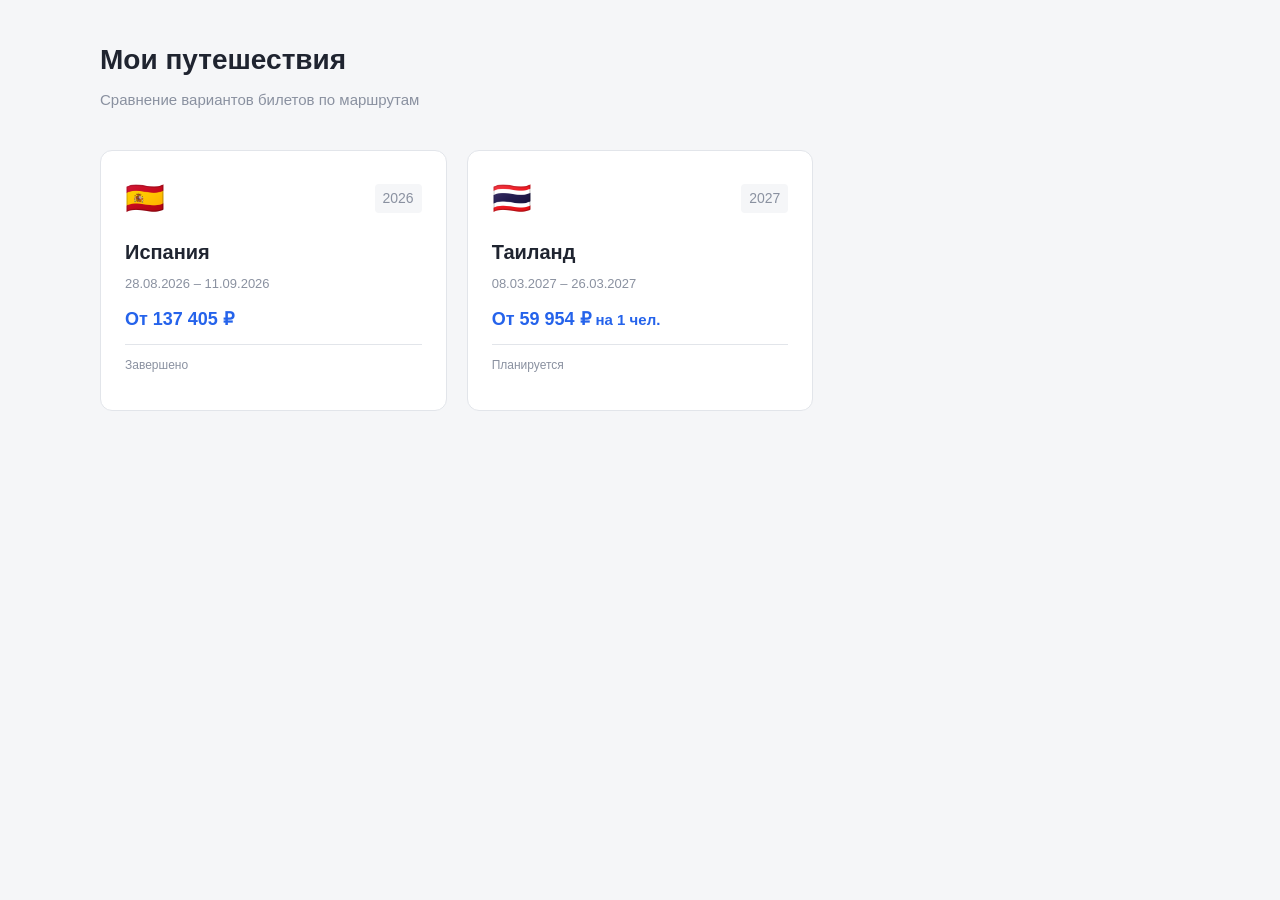
<file: index.html>
<!DOCTYPE html>
<html lang="ru">
<head>
<meta charset="UTF-8">
<meta name="viewport" content="width=device-width, initial-scale=1.0">
<title>Мои путешествия</title>
<style>
  :root {
    --bg: #f5f6f8;
    --card: #ffffff;
    --border: #e2e5ea;
    --accent: #2563eb;
    --text: #1f2430;
    --muted: #8a91a0;
  }
  * { box-sizing: border-box; }
  body {
    margin: 0;
    font-family: -apple-system, BlinkMacSystemFont, "Segoe UI", Roboto, Helvetica, Arial, sans-serif;
    background: var(--bg);
    color: var(--text);
    line-height: 1.45;
    padding: 40px 20px;
  }
  .wrap { max-width: 1080px; margin: 0 auto; }
  h1 { font-size: 28px; margin: 0 0 8px; }
  .description { color: var(--muted); font-size: 15px; margin: 0 0 40px; }
  .routes { list-style: none; padding: 0; margin: 0; display: grid; grid-template-columns: repeat(auto-fill, minmax(280px, 1fr)); gap: 20px; }
  .route-card {
    display: block;
    background: var(--card);
    border: 1px solid var(--border);
    border-radius: 12px;
    padding: 24px;
    text-decoration: none;
    color: inherit;
    transition: border-color .15s, box-shadow .15s, transform .15s;
    cursor: pointer;
  }
  .route-card:hover {
    border-color: var(--accent);
    box-shadow: 0 4px 12px rgba(37, 99, 235, 0.1);
    transform: translateY(-2px);
  }
  .route-header { display: flex; align-items: center; justify-content: space-between; margin-bottom: 16px; }
  .flag { font-size: 32px; }
  .year { color: var(--muted); font-size: 14px; font-weight: 500; background: var(--bg); padding: 4px 8px; border-radius: 4px; }
  .route-card h3 { margin: 0 0 8px; font-size: 20px; color: var(--text); }
  .dates { color: var(--muted); font-size: 13px; margin: 0 0 12px; }
  .price { font-size: 18px; font-weight: 600; color: var(--accent); margin: 12px 0; }
  .status { color: var(--muted); font-size: 12px; margin-top: 12px; padding-top: 12px; border-top: 1px solid var(--border); }
  .loading { text-align: center; color: var(--muted); padding: 40px 20px; }
  .error { color: #dc2626; padding: 16px; background: #fee2e2; border-radius: 8px; margin: 20px 0; }

  @media (max-width: 640px) {
    body { padding: 24px 16px; }
    h1 { font-size: 24px; }
    .routes { grid-template-columns: 1fr; }
  }
</style>
</head>
<body>
<div class="wrap">
  <h1>Мои путешествия</h1>
  <p class="description">Сравнение вариантов билетов по маршрутам</p>
  <div class="routes" id="routes">
    <div class="loading">Загрузка маршрутов...</div>
  </div>
</div>

<script>
  // Список маршрутов
  const routes = [
    { id: 'es26', name: 'Испания', flag: '🇪🇸', status: 'Завершено' },
    { id: 'th27', name: 'Таиланд', flag: '🇹🇭', status: 'Планируется', perPerson: true }
  ];

  Promise.all(routes.map(route => 
    fetch(`data/${route.id}.json`)
      .then(r => r.json())
      .then(data => ({
        ...route,
        meta: data.meta,
        outbound: data.outbound,
        back: data.back
      }))
      .catch(err => {
        console.error(`Ошибка загрузки ${route.id}:`, err);
        return { ...route, error: true };
      })
  )).then(loadedRoutes => {
    const container = document.getElementById('routes');
    container.innerHTML = '';

    if (loadedRoutes.length === 0) {
      container.innerHTML = '<div class="error">Нет доступных маршрутов</div>';
      return;
    }

    loadedRoutes.forEach(route => {
      if (route.error) {
        container.innerHTML += `<div class="error">Ошибка загрузки маршрута ${route.name}</div>`;
        return;
      }

      // es26: price лежит в самом варианте; th27: цены по городам в segments (+ bundle у обратных рейсов,
      // + перелёт из Краби в аэропорт вылета, + чартер только парой туда-обратно)
      let minPrice;
      if (route.outbound.some(v => v.segments && !Array.isArray(v.segments))) {
        const cities = new Set(route.outbound.flatMap(v => Object.keys(v.segments)));
        const krabi = route.meta.krabi || {};
        const sums = [];
        cities.forEach(city => route.outbound.forEach(o => {
          if (!o.segments[city]) return;
          route.back.forEach(b => {
            const bs = b.segments[city];
            if (!bs) return;
            if (o.charter || b.charter) {
              if (!(o.charter && b.charter && o.pairWith === b.id)) return;
            }
            const k = krabi[bs.orig];
            const kp = k ? k.price : 0;
            const paired = bs.bundle && (b.bundleWith || []).includes(o.id);
            sums.push(o.segments[city].price + (paired ? bs.bundle.price : bs.price) + kp);
          });
        }));
        minPrice = Math.min(...sums);
      } else {
        minPrice = Math.min(...route.outbound.map(o => o.price)) + Math.min(...route.back.map(o => o.price));
      }
      const fmt = n => n.toLocaleString("ru-RU") + " ₽";
      const year = route.meta.dates.split('–')[0].trim().split('.')[2];
      
      const card = document.createElement('a');
      card.href = `${route.id}/`;
      card.className = 'route-card';
      card.innerHTML = `
        <div class="route-header">
          <span class="flag">${route.flag}</span>
          <span class="year">${year}</span>
        </div>
        <h3>${route.name}</h3>
        <p class="dates">${route.meta.dates}</p>
        <div class="price">От ${fmt(minPrice)}${route.perPerson ? ' <small>на 1 чел.</small>' : ''}</div>
        <p class="status">${route.status}</p>
      `;
      container.appendChild(card);
    });
  });
</script>
</body>
</html>
</file>
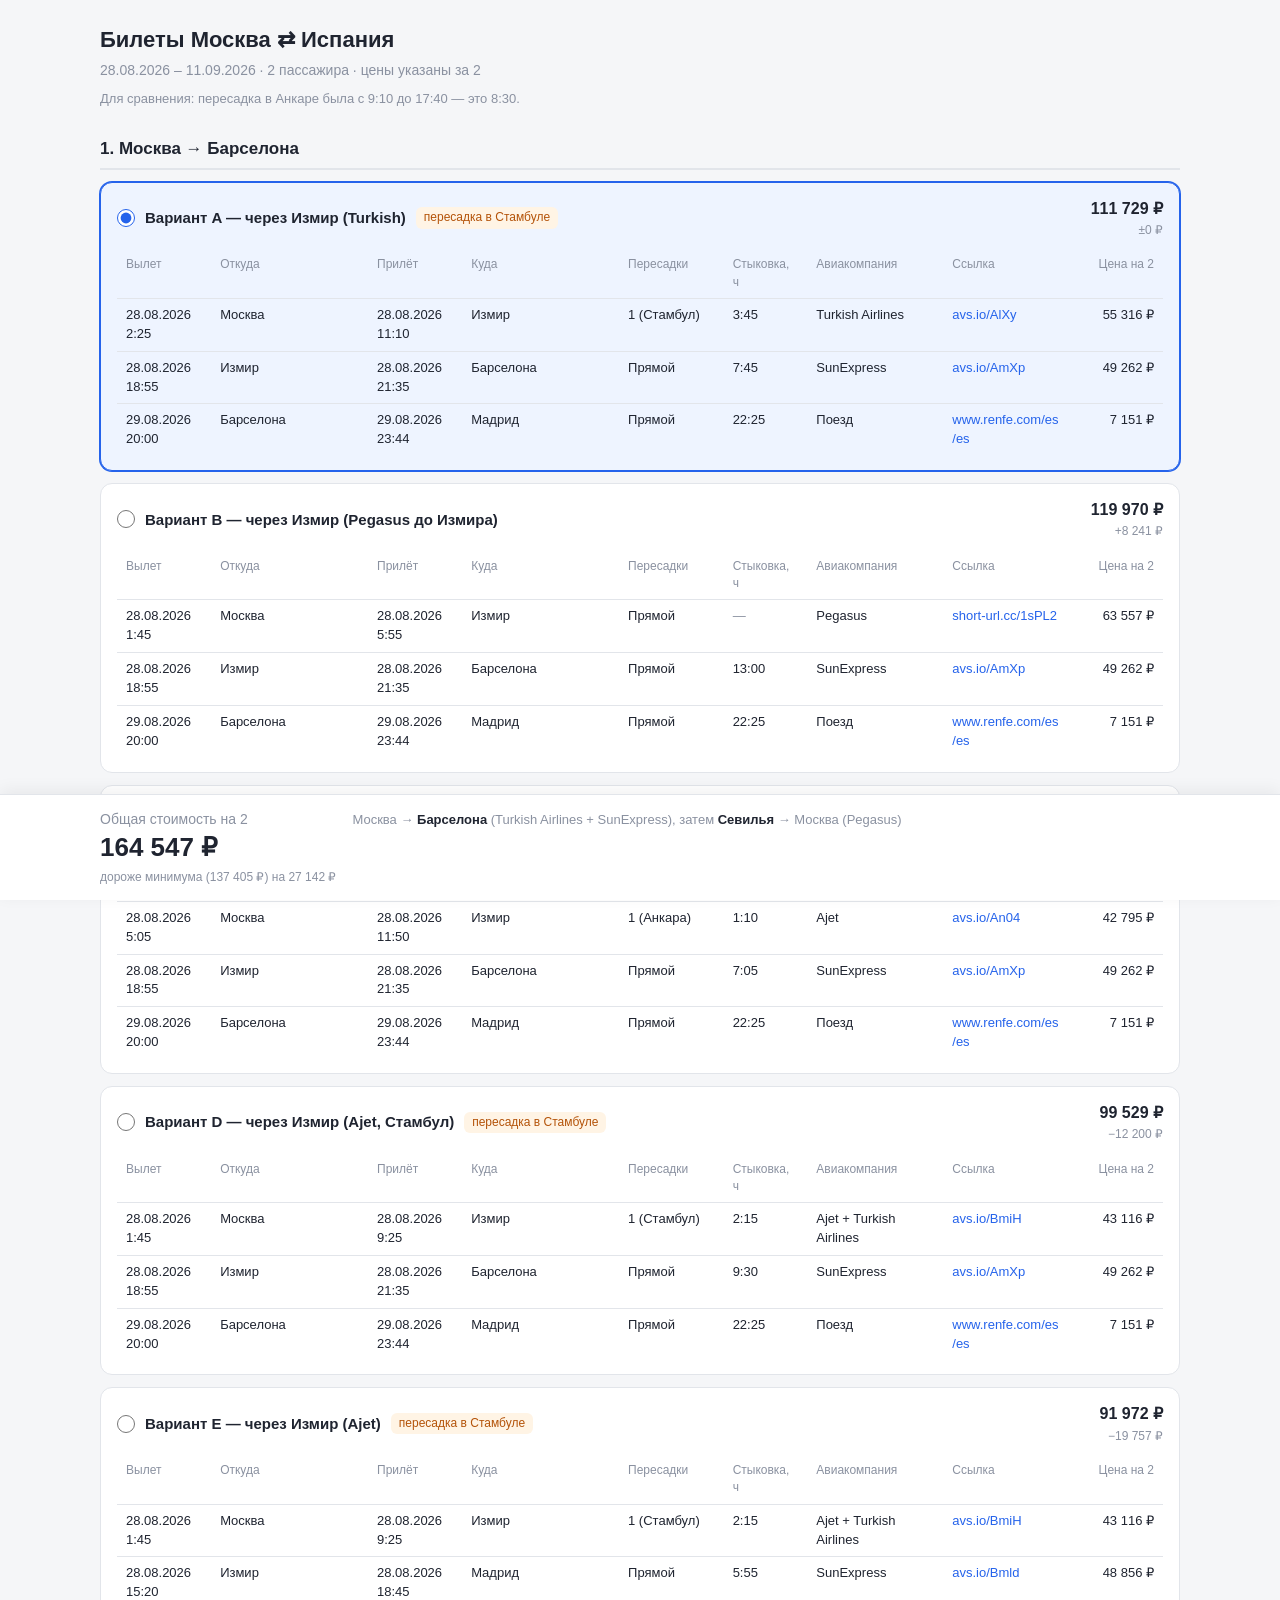
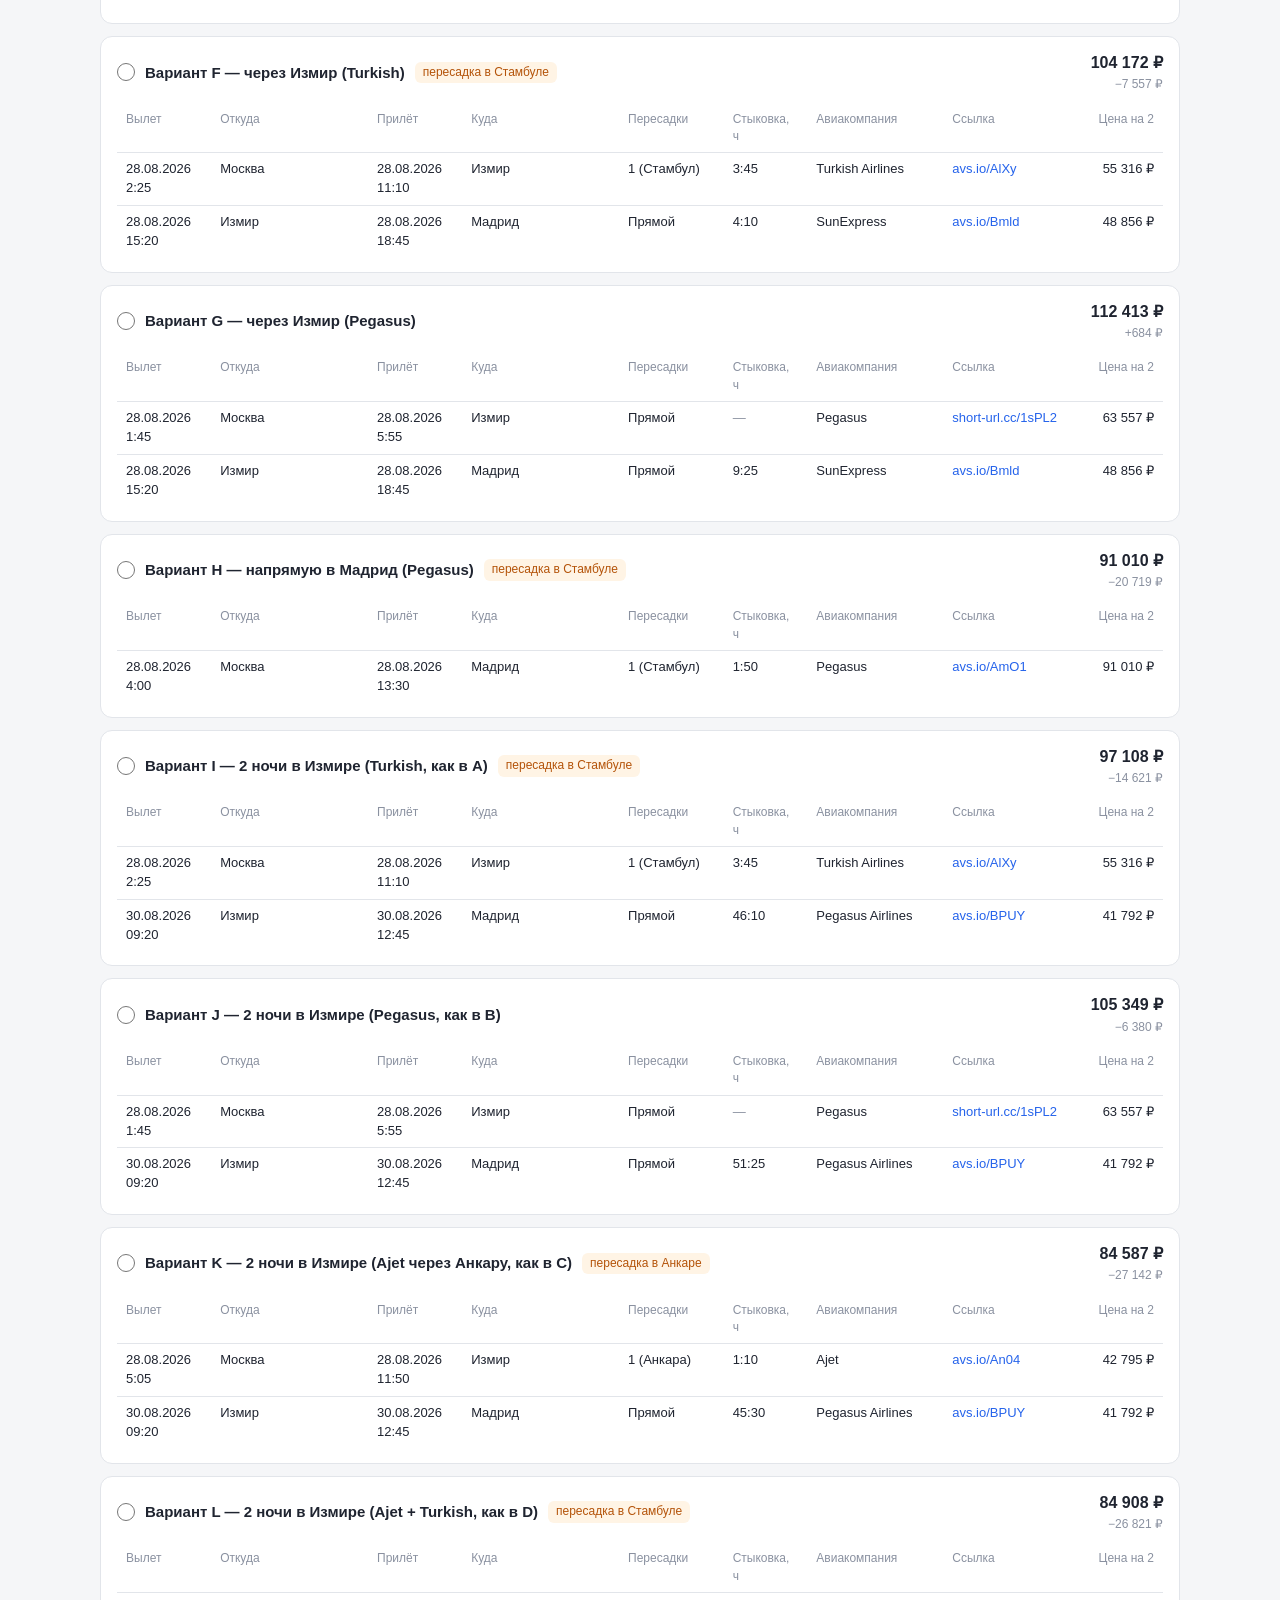
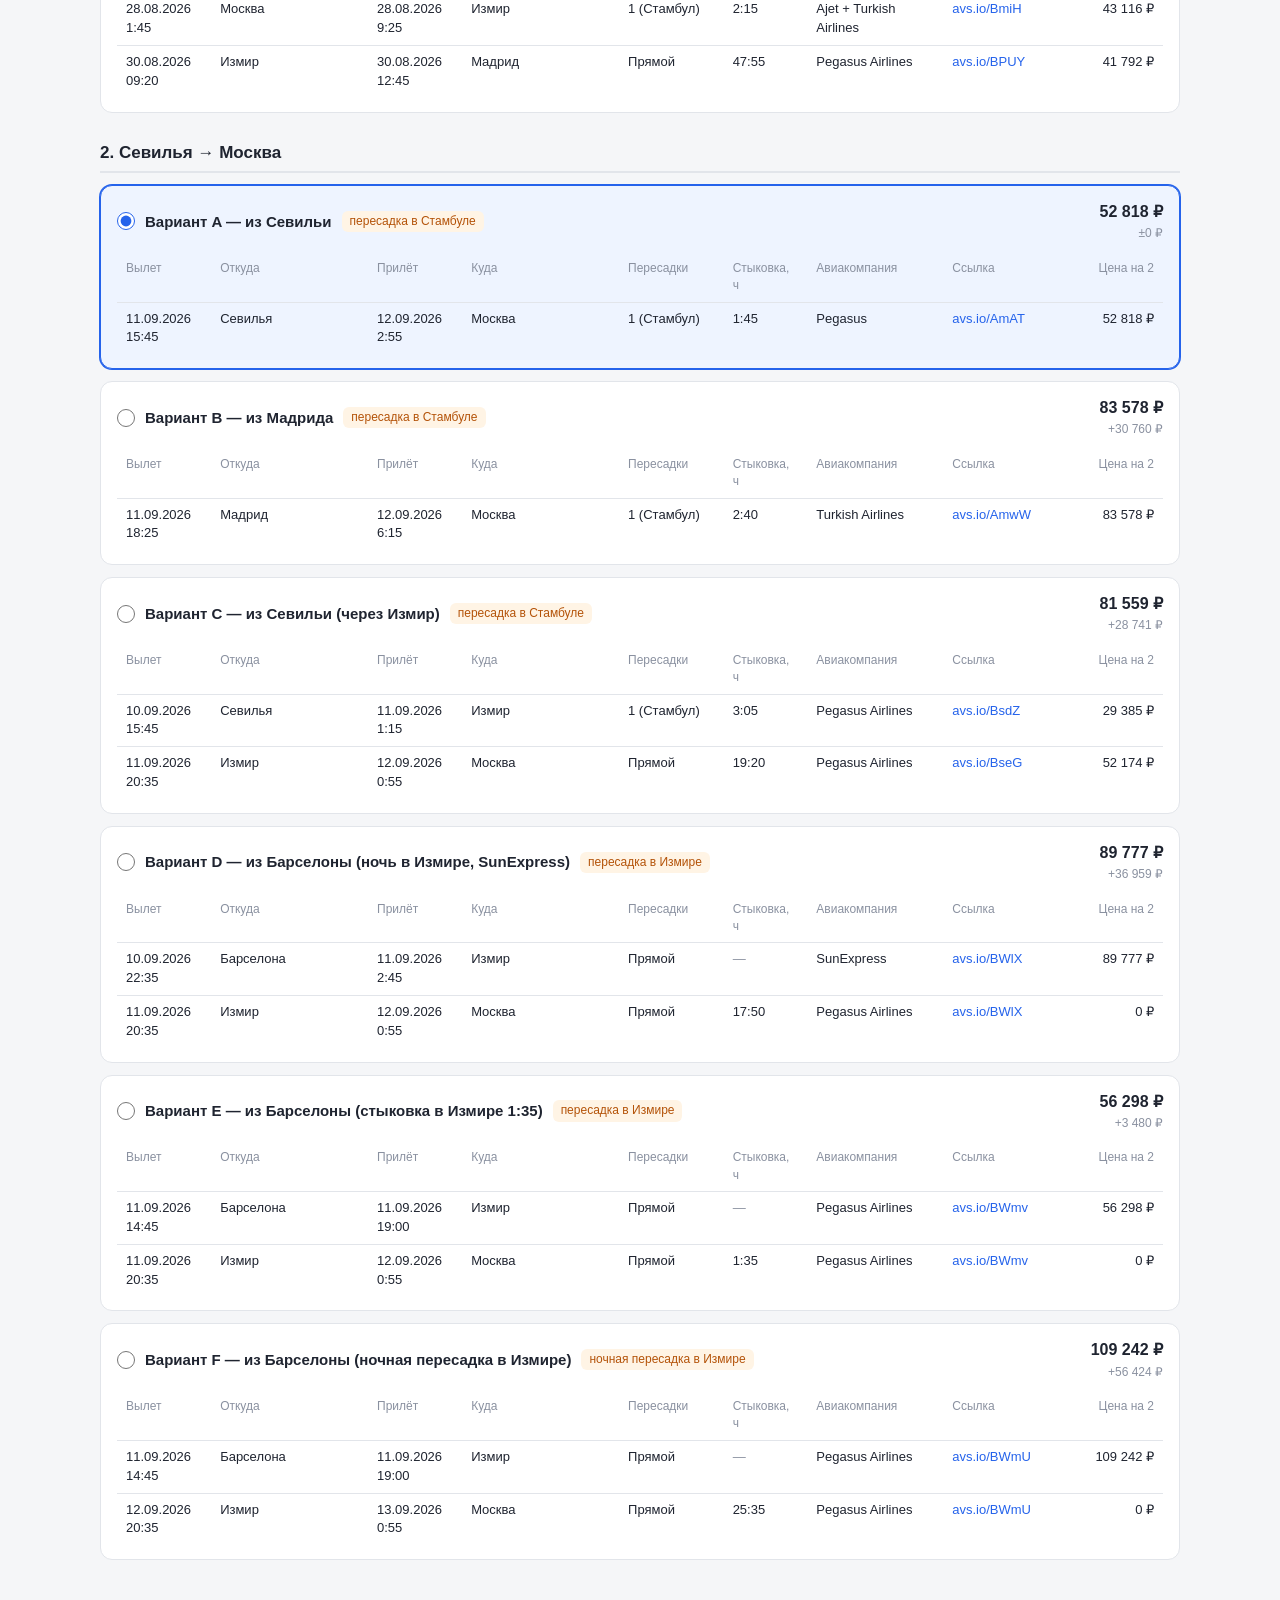
<file: es26/index.html>
<!DOCTYPE html>
<html lang="ru">
<head>
<meta charset="UTF-8">
<meta name="viewport" content="width=device-width, initial-scale=1.0, viewport-fit=cover">
<title>Билеты</title>
<link rel="stylesheet" href="../css/style.css">
</head>
<body>
<div class="wrap">
  <h1 id="title"></h1>
  <p class="sub" id="subtitle"></p>
  <p class="note" id="note"></p>

  <h2>1. Москва → <span id="dest1"></span></h2>
  <div class="options" id="section-out"></div>

  <h2>2. <span id="origin2"></span> → Москва</h2>
  <div class="options" id="section-back"></div>
</div>

<div class="footer">
  <div class="footer-inner">
    <div>
      <div class="total-label">Общая стоимость на <span id="passengers"></span></div>
      <div class="total-value" id="total">—</div>
      <div class="diff" id="diff"></div>
    </div>
    <div class="route-summary" id="summary"></div>
  </div>
</div>

<script>
fetch('../data/es26.json')
  .then(r => r.json())
  .then(data => {
    const meta = data.meta;
    const outbound = data.outbound;
    const back = data.back;

    // Установить title и основные данные
    document.title = meta.title + ' · ' + meta.dates;
    document.getElementById('title').textContent = meta.title;
    document.getElementById('subtitle').textContent = meta.dates + ' · ' + meta.passengers + ' пассажира · цены указаны за ' + meta.passengers;
    document.getElementById('note').textContent = meta.note;
    document.getElementById('note').style.display = meta.note ? 'block' : 'none';
    document.getElementById('passengers').textContent = meta.passengers;

    // Вспомогательные функции
    const fmt = n => n.toLocaleString("ru-RU") + " ₽";
    const cell = v => v === "" || v == null ? '<span class="empty">—</span>' : v;
    const linkCell = l => l ? `<a href="${l}" target="_blank" rel="noopener">${l.replace("https://","")}</a>` : '<span class="empty">—</span>';

    function segTable(segments, showSubtotal) {
      let rows = segments.map(s => `
        <tr>
          <td data-label="Вылет">${s.depDate}<br>${s.depTime}</td>
          <td data-label="Откуда">${s.from}</td>
          <td data-label="Прилёт">${s.arrDate}<br>${s.arrTime}</td>
          <td data-label="Куда">${s.to}</td>
          <td data-label="Пересадки">${cell(s.stops)}</td>
          <td data-label="Стыковка, ч">${cell(s.stopHours)}</td>
          <td data-label="Авиакомпания">${s.airline}</td>
          <td data-label="Ссылка">${linkCell(s.link)}</td>
          <td class="num" data-label="Цена на 2">${fmt(s.price)}</td>
        </tr>`).join("");
      return `<table>
        <colgroup>
          <col style="width:9%"><col style="width:15%"><col style="width:9%"><col style="width:15%">
          <col style="width:10%"><col style="width:8%"><col style="width:13%"><col style="width:12%"><col style="width:9%">
        </colgroup>
        <thead><tr>
          <th>Вылет</th><th>Откуда</th><th>Прилёт</th><th>Куда</th>
          <th>Пересадки</th><th>Стыковка, ч</th><th>Авиакомпания</th><th>Ссылка</th><th class="num">Цена на 2</th>
        </tr></thead>
        <tbody>${rows}</tbody>
      </table>`;
    }

    function renderSection(list, containerId, group, defaultId) {
      const c = document.getElementById(containerId);
      c.innerHTML = list.map(o => `
        <label class="opt${o.id === defaultId ? " selected" : ""}" data-id="${o.id}">
          <div class="opt-head">
            <span class="opt-title">
              <input type="radio" name="${group}" value="${o.id}" ${o.id === defaultId ? "checked" : ""}>
              ${o.title}
              ${o.badge ? `<span class="badge">${o.badge}</span>` : ""}
            </span>
            <span class="price-wrap">
              <span class="price-tag">${fmt(o.price)}</span>
              <span class="delta" data-price="${o.price}"></span>
            </span>
          </div>
          ${segTable(o.segments)}
        </label>`).join("");
    }

    const minOut = Math.min(...outbound.map(o => o.price));
    const minBack = Math.min(...back.map(o => o.price));
    const minTotal = minOut + minBack;

    function selected(list, group) {
      const id = document.querySelector(`input[name="${group}"]:checked`).value;
      return list.find(o => o.id === id);
    }

    function fmtDelta(d) {
      if (d === 0) return "±0 ₽";
      const sign = d > 0 ? "+" : "−";
      return sign + Math.abs(d).toLocaleString("ru-RU") + " ₽";
    }

    function updateDeltas(containerId, selectedPrice) {
      document.querySelectorAll(`#${containerId} .delta`).forEach(el => {
        el.textContent = fmtDelta(Number(el.dataset.price) - selectedPrice);
      });
    }

    function update() {
      document.querySelectorAll(".opt").forEach(el => {
        el.classList.toggle("selected", el.querySelector("input").checked);
      });
      const o = selected(outbound, "out");
      const b = selected(back, "back");
      const total = o.price + b.price;
      document.getElementById("total").textContent = fmt(total);

      updateDeltas("section-out", o.price);
      updateDeltas("section-back", b.price);

      const diff = total - minTotal;
      document.getElementById("diff").textContent = diff === 0
        ? "минимальная стоимость маршрута"
        : `дороже минимума (${fmt(minTotal)}) на ${fmt(diff)}`;

      document.getElementById("summary").innerHTML =
        `Москва → <b>${o.dest}</b> (${o.airlines}), затем <b>${b.origin}</b> → Москва (${b.airlines})`;
    }

    // Инициализация
    renderSection(outbound, "section-out", "out", "out-A");
    renderSection(back, "section-back", "back", "back-A");
    
    // Установить имена городов в заголовках
    document.getElementById('dest1').textContent = outbound[0].dest;
    document.getElementById('origin2').textContent = back[0].origin;
    
    document.querySelectorAll('input[type="radio"]').forEach(r => r.addEventListener("change", update));
    update();
  });
</script>
</body>
</html>
</file>
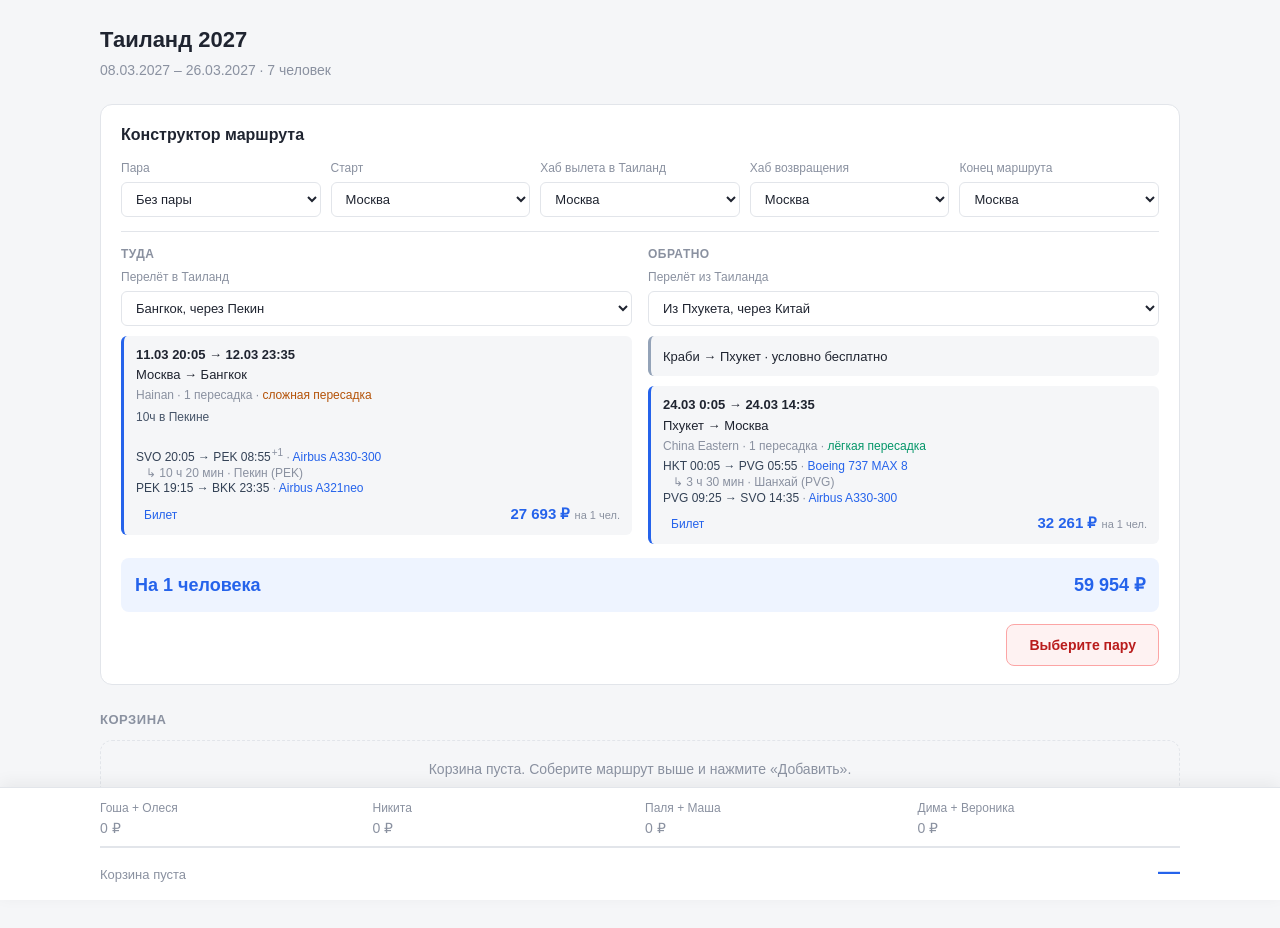
<file: th27/index.html>
<!DOCTYPE html>
<html lang="ru">
<head>
<meta charset="UTF-8">
<meta name="viewport" content="width=device-width, initial-scale=1.0, viewport-fit=cover">
<title>Таиланд 2027</title>
<link rel="icon" type="image/png" sizes="32x32" href="../img/favicon-32.png">
<link rel="stylesheet" href="../css/style.css">
<style>
  body { padding-bottom: 24px; }
  .group-card {
    background: var(--card);
    border: 1px solid var(--border);
    border-radius: 12px;
    padding: 18px 20px;
    margin-bottom: 14px;
  }
  .section-title { font-size: 13px; color: var(--muted); font-weight: 600; text-transform: uppercase; letter-spacing: .04em; margin: 26px 0 10px; }
  .builder-title { font-weight: 600; font-size: 16px; margin-bottom: 14px; }

  .cart-head { display: flex; align-items: center; gap: 10px; }
  .group-header {
    flex: 1; min-width: 0;
    display: flex; align-items: center; justify-content: space-between; gap: 12px;
    padding: 0; margin: 0; border: 0; background: none; cursor: pointer;
    font: inherit; color: inherit; text-align: left;
  }
  .group-header:focus-visible { outline: 2px solid var(--accent); outline-offset: 4px; border-radius: 6px; }
  .group-title { display: flex; align-items: center; gap: 10px; font-weight: 600; font-size: 16px; min-width: 0; }
  .group-title .t { min-width: 0; }
  .chev { flex: none; display: inline-block; width: 8px; height: 8px; border-right: 2px solid var(--muted); border-bottom: 2px solid var(--muted);
    transform: rotate(45deg); transition: transform .15s; margin-top: -3px; }
  .group-card.collapsed .chev { transform: rotate(-45deg); margin-top: 0; }
  .group-size { color: var(--muted); font-size: 13px; font-weight: 400; white-space: nowrap; }
  .group-route { color: var(--muted); font-size: 12px; font-weight: 400; margin-top: 1px; }
  .group-right { display: flex; align-items: baseline; gap: 14px; flex: none; }
  .group-sum { font-weight: 700; font-size: 15px; color: var(--accent); white-space: nowrap; }
  .group-sum small { font-weight: 400; color: var(--muted); font-size: 11px; }
  .group-body { margin-top: 14px; }
  .group-card.collapsed .group-body { display: none; }
  .group-card.collapsed { padding-bottom: 14px; padding-top: 14px; }

  .trash {
    flex: none; width: 34px; height: 34px; padding: 0; border: 1px solid var(--border); border-radius: 8px;
    background: var(--card); color: var(--muted); cursor: pointer; display: inline-flex; align-items: center; justify-content: center;
  }
  .trash:hover { color: #dc2626; border-color: #fca5a5; background: #fef2f2; }
  .trash:focus-visible { outline: 2px solid var(--accent); outline-offset: 2px; }
  .trash svg { width: 18px; height: 18px; }

  .cart-empty { color: var(--muted); font-size: 14px; padding: 18px; text-align: center;
    border: 1px dashed var(--border); border-radius: 12px; }

  .points {
    display: grid; grid-template-columns: repeat(5, 1fr); gap: 10px;
    padding-bottom: 14px; margin-bottom: 14px; border-bottom: 1px solid var(--border);
  }
  .field label { display: block; font-size: 12px; color: var(--muted); font-weight: 500; margin-bottom: 4px; }
  select {
    width: 100%; padding: 8px 10px; border: 1px solid var(--border); border-radius: 6px;
    font-size: 13px; background: var(--card); color: var(--text); cursor: pointer;
  }
  select:hover { border-color: #c3ccdb; }
  select:focus { outline: none; border-color: var(--accent); box-shadow: 0 0 0 2px var(--accent-soft); }
  select:disabled { background: var(--bg); color: var(--muted); cursor: not-allowed; }

  .columns { display: grid; grid-template-columns: 1fr 1fr; gap: 16px; }
  .col { min-width: 0; }
  .col-title { font-size: 12px; color: var(--muted); font-weight: 600; text-transform: uppercase; letter-spacing: .04em; margin-bottom: 6px; }
  .col .field { margin-bottom: 10px; }

  .plaque {
    padding: 10px 12px; background: var(--bg); border-radius: 6px;
    border-left: 3px solid var(--accent); margin-bottom: 10px; font-size: 13px;
  }
  .plaque.leg { border-left-color: #94a3b8; }
  .plaque.warn { border-left-color: #d97706; background: #fff9ef; }
  .plaque.empty { border-left-color: #ef4444; color: #b91c1c; }
  .plaque .when { font-weight: 600; }
  .plaque .route { margin-top: 2px; }
  .plaque .meta { color: var(--muted); font-size: 12px; margin-top: 2px; }
  .plaque .ok { color: #059669; }
  .plaque .bad { color: #b45309; }
  .plaque .note { font-size: 12px; margin-top: 4px; color: #475569; }
  .plaque .price-line { margin-top: 6px; display: flex; justify-content: space-between; align-items: baseline; gap: 8px; }
  .plaque .price { font-weight: 700; color: var(--accent); font-size: 15px; }
  .plaque .price small { font-weight: 400; color: var(--muted); font-size: 11px; }
  .plaque a { font-size: 12px; color: var(--accent); margin-left: 8px; }
  .chip.ok { color: #047857; background: #e6f7ef; }
  .fl { margin-top: 4px; font-size: 12px; line-height: 1.3; color: #334155; }
  .fl-leg sup { color: var(--muted); font-size: 10px; margin-left: 1px; }
  .fl-dim { color: var(--muted); }
  .plaque .fl a, .plaque .meta a { margin-left: 0; font-size: inherit; }
  .fl-lay { padding-left: 10px; color: var(--muted); }
  .fl-lay.warn { color: #b45309; }
  .fl-lay.danger { color: #b91c1c; font-weight: 600; }
  .chip {
    display: inline-block; font-size: 11px; font-weight: 500; color: #b45309;
    background: #fff4e5; border-radius: 6px; padding: 1px 7px; margin-top: 4px;
  }

  .breakdown {
    margin-top: 4px; padding: 12px 14px; background: var(--accent-soft); border-radius: 8px; font-size: 13px;
  }
  .breakdown .row { display: flex; justify-content: space-between; gap: 12px; padding: 2px 0; }
  .breakdown .row span:first-child { color: var(--muted); }
  .breakdown .row:first-child span:last-child { font-weight: 600; }
  .breakdown .row.total { font-size: 18px; font-weight: 700; color: var(--accent); }
  .breakdown .row.total span:first-child { color: var(--accent); }
  .breakdown .row.total span:last-child { font-weight: 700; }
  .breakdown .issues { margin-top: 8px; color: #b45309; font-size: 12px; }

  .add-row { display: flex; justify-content: flex-end; margin-top: 12px; }
  .btn {
    padding: 10px 22px; border: 0; border-radius: 8px; background: var(--accent); color: #fff;
    font: inherit; font-size: 14px; font-weight: 600; cursor: pointer;
  }
  .btn:hover { filter: brightness(1.08); }
  .btn:focus-visible { outline: 2px solid var(--accent); outline-offset: 2px; }
  .btn:disabled { background: #cbd5e1; cursor: not-allowed; filter: none; }
  .btn { white-space: nowrap; }
  .btn.need-pair:disabled { background: #fef2f2; color: #b91c1c; border: 1px solid #fca5a5; }

  .summary-box {
    position: fixed; left: 0; right: 0; bottom: 0; z-index: 10;
    background: var(--card); border-top: 1px solid var(--border);
    box-shadow: 0 -4px 16px rgba(0,0,0,.06);
    padding: 12px 20px calc(12px + env(safe-area-inset-bottom));
  }
  .summary-inner { max-width: 1080px; margin: 0 auto; }
  .summary-total { display: flex; align-items: baseline; justify-content: space-between; gap: 12px; padding-top: 8px; border-top: 2px solid var(--border); }
  .summary-groups { display: grid; grid-template-columns: repeat(4, 1fr); gap: 10px; margin-bottom: 8px; }
  .summary-group { font-size: 12px; min-width: 0; }
  .summary-group .n { color: var(--muted); }
  .summary-group .p { font-weight: 600; font-size: 14px; }
  .summary-group.none .p { color: var(--muted); font-weight: 400; }
  .all-added { color: var(--muted); font-size: 14px; padding: 4px 0; }
  .summary-label { color: var(--muted); font-size: 13px; }
  .summary-label .inc { color: #475569; }
  .summary-price { font-size: 22px; font-weight: 800; color: var(--accent); }

  @media (max-width: 760px) {
    .points { grid-template-columns: 1fr 1fr; }
    .summary-groups { grid-template-columns: 1fr 1fr; }
    .columns { grid-template-columns: 1fr; }
    .summary-box { padding: 10px 14px calc(10px + env(safe-area-inset-bottom)); }
    .group-right { flex-direction: column; align-items: flex-end; gap: 0; }
  }
</style>
</head>
<body>
<div class="wrap">
  <h1 id="title">Таиланд 2027</h1>
  <p class="sub" id="subtitle"></p>

  <section class="group-card" id="builder"></section>

  <div class="section-title" id="cart-title">Корзина</div>
  <div id="cart"></div>
</div>

<div class="summary-box" id="summary">
  <div class="summary-inner">
    <div class="summary-groups" id="summary-groups"></div>
    <div class="summary-total">
      <div class="summary-label" id="total-label">Корзина пуста</div>
      <div class="summary-price" id="grand-total">—</div>
    </div>
  </div>
</div>

<script>
(async function () {
  const data = await (await fetch('../data/th27.json')).json();
  const { meta, outbound, back } = data;
  const groups = meta.groups, cities = meta.allCities, feeders = meta.feeders, krabi = meta.krabi || {};
  const STORE = 'th27.cart.v1';
  const DRAFT = 'th27.draft.v1';

  const fmt = n => n.toLocaleString('ru-RU') + '\u00a0₽';
  const esc = s => String(s).replace(/[&<>"]/g, c => ({ '&': '&amp;', '<': '&lt;', '>': '&gt;', '"': '&quot;' }[c]));
  const shortDate = d => d.split('.').slice(0, 2).join('.');
  const people = n => {
    const m10 = n % 10, m100 = n % 100;
    return n + (m10 === 1 && m100 !== 11 ? ' человек' : (m10 >= 2 && m10 <= 4 && (m100 < 10 || m100 >= 20)) ? ' человека' : ' человек');
  };
  const stopsText = n => n === 0 ? 'прямой' : n + (n === 1 ? ' пересадка' : n < 5 ? ' пересадки' : ' пересадок');
  const groupOf = id => groups.find(g => g.id === id) || null;

  // ---------- детали рейсов (flights / layovers в сегменте) ----------
  const durText = m => {
    const h = Math.floor(m / 60), mm = m % 60;
    return h ? h + '\u00a0ч' + (mm ? '\u00a0' + mm + '\u00a0мин' : '') : mm + '\u00a0мин';
  };
  const hhmm = s => s.slice(11, 16);
  const dayShift = (a, b) => {
    const d = Math.round((Date.parse(b.slice(0, 10)) - Date.parse(a.slice(0, 10))) / 864e5);
    return d > 0 ? '<sup>+' + d + '</sup>' : '';
  };
  // ссылка на схему салона seatmaps.com хранится в самом рейсе (flight.seatmap)
  const aircraftHTML = f => f.seatmap
    ? `<a href="${esc(f.seatmap)}" target="_blank" rel="noopener">${esc(f.aircraft)}</a>` : esc(f.aircraft);
  // один рейс: «KBV 22:00 → BKK 23:30 · Airbus A319»
  const flightLine = f => `${esc(f.from)} ${hhmm(f.dep)} → ${esc(f.to)} ${hhmm(f.arr)}${dayShift(f.dep, f.arr)}` +
    (f.aircraft ? ` <span class="fl-dim">· ${aircraftHTML(f)}</span>` : '');
  function layoverLine(y) {
    const tags = [];
    if (y.selfTransfer) tags.push('самостоятельная пересадка');
    if (y.night) tags.push('ночью');
    if (y.changeAirport) tags.push('смена аэропорта');
    const cls = y.selfTransfer ? ' danger' : (y.night || y.changeAirport ? ' warn' : '');
    return `<div class="fl-lay${cls}">↳ ${durText(y.minutes)} · ${esc(y.city)} (${esc(y.airport)})${tags.length ? ' · ' + tags.join(' · ') : ''}</div>`;
  }
  function flightDetails(seg) {
    if (!seg.flights || !seg.flights.length) return '';
    const lays = seg.layovers || [];
    const rows = seg.flights.map((f, i) =>
      `<div class="fl-leg">${flightLine(f)}</div>${lays[i] ? layoverLine(lays[i]) : ''}`);
    return `<div class="fl">${rows.join('')}</div>`;
  }
  // «Справочно: 23.03 KBV 22:00 → BKK 23:30 · Airbus A319» — без дублирования времени
  function refLine(r) {
    if (!r || !r.date) return '';
    const body = r.flights && r.flights.length
      ? r.flights.map(flightLine).join('; ')
      : `${r.dep} → ${r.arr}`;
    return `<div class="meta">Справочно: ${shortDate(r.date)} ${body}</div>`;
  }

  // ---------- данные ----------
  const segOf = (v, hub) => v ? v.segments[hub] || null : null;
  const availOut = hub => outbound.filter(v => v.segments[hub]);
  // чартер обратно доступен только в паре с чартером туда: из общего списка он скрыт
  const availBack = (hub, outV) => back.filter(v => v.segments[hub] &&
    (v.charter ? !!(outV && outV.charter && outV.pairWith === v.id) : !(outV && outV.charter)));
  // название варианта для хаба: у сегмента может быть своё (Пхукет Turkish / Etihad / прямой Aeroflot)
  const titleFor = (v, hub) => ((v.segments && v.segments[hub]) || {}).title || v.title;
  const titleOf = (id, hub) => { const v = outbound.find(x => x.id === id); return v ? titleFor(v, hub) : id; };

  // перелёт из Краби в аэропорт вылета (Бангкок / Куала-Лумпур; Пхукет — условно бесплатно)
  const krabiLeg = seg => {
    if (!seg) return null;
    const k = krabi[seg.orig];
    return k ? Object.assign({ hub: seg.orig }, k) : { hub: seg.orig, unknown: true };
  };

  // единым билетом: рейс «туда» из пары bundleWith и тот же хаб туда и обратно
  const isBundled = (backV, outV, st) =>
    !!(backV && outV && st.outHub === st.backHub && (backV.bundleWith || []).includes(outV.id));
  const backEff = (seg, bundled) => bundled && seg.bundle ? seg.bundle : seg;   // {price, links}
  const outPrice = (v, hub) => v.segments[hub].price;
  const backPriceFor = (v, hub, outV, st) => {
    const seg = v.segments[hub], k = krabiLeg(seg);
    return backEff(seg, isBundled(v, outV, st)).price + (k && !k.unknown ? k.price : 0);
  };
  const cheapestBy = (list, f) => list.length ? list.reduce((a, b) => f(b) < f(a) ? b : a) : null;

  // дорога между городами: free | priced | unknown
  const pairKey = (a, b) => [a, b].sort().join('|');
  function leg(a, b, st, slot) {
    if (a === b) return { type: 'free', price: 0 };
    const f = feeders.find(f => (f.a === a && f.b === b) || (f.a === b && f.b === a));
    if (!f || !f.options || !f.options.length) return { type: 'unknown', a, b };
    const key = slot + ':' + pairKey(a, b);
    let o = f.options.find(x => x.id === (st.legOpt[key] || ''));
    if (!o) o = cheapestBy(f.options, x => x.price);
    return { type: 'priced', a, b, key, options: f.options, option: o, price: o.price,
             ref: (o.legs || {})[a + '→' + b] || null };
  }

  // ---------- состояние ----------
  // st: { gid|null, size, start, outHub, backHub, end, auto, outId, backId, legOpt, charterOn, prevBackHub }
  function newDraft(gid) {
    const g = groupOf(gid);
    const start = g ? g.startCity : cities[0];
    const st = {
      gid: g ? g.id : null, size: g ? g.size : 1,
      start, outHub: start, backHub: start, end: start,
      auto: { outHub: true, backHub: true, end: true },
      outId: null, backId: null, legOpt: {}, charterOn: false, prevBackHub: null,
    };
    ensure(st);
    return st;
  }

  function ensure(st) {
    const o = availOut(st.outHub);
    const pref = (meta.defaultVariants || {});
    if (!o.find(v => v.id === st.outId)) {
      const pid = (pref[st.outHub] || {}).out;
      const free = o.filter(v => !v.charter);   // чартер сам не выбирается
      st.outId = o.find(v => v.id === pid && !v.charter) ? pid
        : (cheapestBy(free, v => outPrice(v, st.outHub)) || {}).id || null;
    }
    const outV = outbound.find(v => v.id === st.outId) || null;

    // чартер: только парой туда-обратно, хаб возвращения = хаб вылета
    if (outV && outV.charter) {
      if (!st.charterOn) { st.charterOn = true; st.prevBackHub = st.backHub; }
      st.backHub = st.outHub;
      st.backId = outV.pairWith;
      return;
    }
    if (st.charterOn) {   // вышли из чартера: возвращаем прежний хаб, рейс обратно выберется заново
      st.charterOn = false;
      st.backHub = st.auto.backHub ? st.outHub : st.prevBackHub;
      st.backId = null;
    }

    const b = availBack(st.backHub, outV);
    if (!b.find(v => v.id === st.backId)) {
      const pid = (pref[st.backHub] || {}).back;
      if (b.find(v => v.id === pid)) {
        st.backId = pid;
      } else {
        st.backId = (cheapestBy(b, v => backPriceFor(v, st.backHub, outV, st)) || {}).id || null;
      }
    }
  }

  // ---------- расчёт ----------
  function calc(st) {
    const outV = outbound.find(v => v.id === st.outId) || null;
    const backV = back.find(v => v.id === st.backId) || null;
    const outSeg = segOf(outV, st.outHub), backSeg = segOf(backV, st.backHub);
    const leg1 = leg(st.start, st.outHub, st, 'leg1'), leg2 = leg(st.backHub, st.end, st, 'leg2');
    const kr = krabiLeg(backSeg);
    const bundled = !!(backSeg && isBundled(backV, outV, st));
    const backUse = backSeg ? backEff(backSeg, bundled) : null;
    const issues = [];
    if (!outSeg) issues.push('нет рейсов туда из города «' + st.outHub + '»');
    if (!backSeg) issues.push('нет рейсов обратно в город «' + st.backHub + '»');
    [leg1, leg2].forEach(l => { if (l.type === 'unknown') issues.push('нет данных о проезде ' + l.a + ' — ' + l.b); });
    if (kr && kr.unknown) issues.push('нет данных о перелёте Краби — ' + kr.hub);
    const perPerson = issues.length ? null : leg1.price + outSeg.price + backUse.price + kr.price + leg2.price;
    // без пары — только цена на 1 человека
    const total = perPerson == null ? null : (st.gid ? perPerson * st.size : perPerson);
    return { st, outV, backV, outSeg, backSeg, backUse, bundled, leg1, leg2, kr, issues, perPerson, total };
  }

  // ---------- корзина ----------
  let cart = [];            // [{ uid, open, st }]
  let uidSeq = 0;
  let draft = newDraft(null);

  const pickFields = st => ({ gid: st.gid, start: st.start, outHub: st.outHub, backHub: st.backHub,
    end: st.end, outId: st.outId, backId: st.backId, legOpt: st.legOpt });

  function save() {
    try { localStorage.setItem(STORE, JSON.stringify({ items: cart.map(e => pickFields(e.st)) })); } catch (e) { /* без хранилища */ }
  }

  function load() {
    let raw;
    try { raw = JSON.parse(localStorage.getItem(STORE) || 'null'); } catch (e) { raw = null; }
    if (!raw || !Array.isArray(raw.items)) return;
    const used = new Set();
    raw.items.forEach(it => {
      if (!it || typeof it !== 'object') return;
      const g = it.gid ? groupOf(it.gid) : null;
      if (!g || used.has(g.id)) return;               // в корзине только маршруты с парой
      if (!cities.includes(it.start) || !cities.includes(it.outHub) || !cities.includes(it.backHub) || !cities.includes(it.end)) return;
      const st = { gid: g ? g.id : null, size: g ? g.size : 1, start: it.start, outHub: it.outHub, backHub: it.backHub,
        end: it.end, auto: { outHub: false, backHub: false, end: false }, outId: it.outId, backId: it.backId,
        legOpt: (it.legOpt && typeof it.legOpt === 'object') ? it.legOpt : {}, charterOn: false, prevBackHub: null };
      const c = calc(st);
      if (!c.outV || !c.backV || !c.outSeg || !c.backSeg || c.total == null) return;
      if ((c.outV.charter || c.backV.charter) && !(c.outV.charter && c.backV.charter && c.outV.pairWith === c.backV.id)) return;
      if (g) used.add(g.id);
      cart.push({ uid: ++uidSeq, open: false, st });
    });
  }

  // черновик конструктора переживает перезагрузку
  function saveDraft() {
    try {
      const d = draft;
      localStorage.setItem(DRAFT, JSON.stringify({ gid: d.gid, start: d.start, outHub: d.outHub, backHub: d.backHub,
        end: d.end, auto: d.auto, outId: d.outId, backId: d.backId, legOpt: d.legOpt,
        charterOn: d.charterOn, prevBackHub: d.prevBackHub }));
    } catch (e) { /* без хранилища */ }
  }

  function loadDraft() {
    let r;
    try { r = JSON.parse(localStorage.getItem(DRAFT) || 'null'); } catch (e) { r = null; }
    if (!r || typeof r !== 'object') return;
    if (![r.start, r.outHub, r.backHub, r.end].every(c => cities.includes(c))) return;
    const used = new Set(cart.map(e => e.st.gid));
    const g = r.gid && !used.has(r.gid) ? groupOf(r.gid) : null;   // пара уже в корзине или исчезла -> без пары
    const a = (r.auto && typeof r.auto === 'object') ? r.auto : {};
    draft = {
      gid: g ? g.id : null, size: g ? g.size : 1,
      start: r.start, outHub: r.outHub, backHub: r.backHub, end: r.end,
      auto: { outHub: !!a.outHub, backHub: !!a.backHub, end: !!a.end },
      outId: typeof r.outId === 'string' ? r.outId : null, backId: typeof r.backId === 'string' ? r.backId : null,
      legOpt: (r.legOpt && typeof r.legOpt === 'object' && !Array.isArray(r.legOpt)) ? r.legOpt : {},
      charterOn: !!r.charterOn, prevBackHub: cities.includes(r.prevBackHub) ? r.prevBackHub : r.outHub,
    };
    ensure(draft);   // недоступные рейсы заменятся доступными
  }

  // ---------- отрисовка ----------
  function selectPair(st) {
    const used = new Set(cart.map(e => e.st.gid).filter(Boolean));
    const opts = ['<option value="">Без пары</option>'].concat(groups
      .filter(g => !used.has(g.id))
      .map(g => `<option value="${g.id}"${g.id === st.gid ? ' selected' : ''}>${esc(g.name)} (${people(g.size)})</option>`));
    return `<div class="field"><label>Пара</label><select data-f="gid">${opts.join('')}</select></div>`;
  }

  function selectCity(field, value, label, noFlightsFor, disabled) {
    const opts = cities.map(c => {
      const empty = noFlightsFor && !noFlightsFor(c);
      return `<option value="${esc(c)}"${c === value ? ' selected' : ''}>${esc(c)}${empty ? ' — нет рейсов' : ''}</option>`;
    }).join('');
    return `<div class="field"><label>${label}</label><select data-f="${field}"${disabled ? ' disabled' : ''}>${opts}</select></div>`;
  }

  function selectVariant(field, list, selId, label, disabled, hub) {
    if (!list.length) {
      return `<div class="field"><label>${label}</label><select disabled><option>Нет рейсов</option></select></div>`;
    }
    const opts = list.map(v =>
      `<option value="${v.id}"${v.id === selId ? ' selected' : ''}>${esc(titleFor(v, hub))}</option>`).join('');
    return `<div class="field"><label>${label}</label><select data-f="${field}"${disabled ? ' disabled' : ''}>${opts}</select></div>`;
  }

  function legPlaque(l, field, ro) {
    if (l.type === 'free') return '';
    if (l.type === 'unknown') {
      return `<div class="plaque warn"><div class="route">${esc(l.a)} → ${esc(l.b)}</div>
        <div class="note">Нет данных о проезде</div></div>`;
    }
    const o = l.option;
    const picker = !ro && l.options.length > 1
      ? `<div class="field" style="margin:6px 0"><select data-f="${field}" data-key="${esc(l.key)}">${
          l.options.map(x => `<option value="${x.id}"${x.id === o.id ? ' selected' : ''}>${esc(x.mode)} · ${esc(x.carrier)} — ${fmt(x.price)}</option>`).join('')
        }</select></div>` : '';
    const ref = refLine(l.ref);
    const est = o.estimate ? `<div class="chip">ориентировочно, по аналогии с рейсами в Пермь</div>` : '';
    const link = o.link ? `<a href="${esc(o.link)}" target="_blank" rel="noopener">Билет</a>` : '';
    return `<div class="plaque leg"><div class="route">${esc(l.a)} → ${esc(l.b)} · ${esc(o.mode)}, ${esc(o.carrier)}</div>
      ${picker}${ref}${est}
      <div class="price-line"><span>${link}</span><span class="price">${fmt(l.price)} <small>на 1 чел.</small></span></div></div>`;
  }

  function krabiPlaque(k) {
    if (!k) return '';
    if (k.unknown) {
      return `<div class="plaque warn"><div class="route">Краби → ${esc(k.hub)}</div><div class="note">Нет данных о перелёте</div></div>`;
    }
    if (k.free) {
      return `<div class="plaque leg"><div class="route">Краби → ${esc(k.hub)} · условно бесплатно</div></div>`;
    }
    const ref = refLine(k);
    const link = k.link ? `<a href="${esc(k.link)}" target="_blank" rel="noopener">Билет</a>` : '';
    return `<div class="plaque leg"><div class="route">Краби → ${esc(k.hub)} · Самолёт, ${esc(k.carrier)}</div>${ref}
      <div class="price-line"><span>${link}</span><span class="price">${fmt(k.price)} <small>на 1 чел.</small></span></div></div>`;
  }

  function flightPlaque(kind, seg, variant, hub, bundled) {
    if (!seg) return `<div class="plaque empty">Нет рейсов ${kind === 'out' ? 'из' : 'в'} города «${esc(hub)}»</div>`;
    const route = kind === 'out' ? `${esc(hub)} → ${esc(seg.dest)}` : `${esc(seg.orig)} → ${esc(hub)}`;
    const use = kind === 'back' ? backEff(seg, bundled) : seg;
    const links = (use.links || []).map((l, i) =>
      `<a href="${esc(l)}" target="_blank" rel="noopener">Билет${use.links.length > 1 ? ' ' + (i + 1) : ''}</a>`).join('');
    let chip = '';
    if (kind === 'back' && seg.bundle) {
      const pairs = (variant.bundleWith || []).map(id => '«' + titleOf(id, hub) + '»').join(', ');
      chip = bundled
        ? `<div class="chip ok">единым билетом с рейсом туда</div>`
        : `<div class="chip">отдельным билетом · единым билетом ${fmt(seg.bundle.price)}, если туда ${esc(pairs)} и тот же хаб</div>`;
    }
    return `<div class="plaque">
      <div class="when">${shortDate(seg.date)} ${seg.time} → ${shortDate(seg.arrDate)} ${seg.arrTime}</div>
      <div class="route">${route}</div>
      <div class="meta">${esc(seg.airline)} · ${stopsText(seg.stops)} ·
        <span class="${seg.easy ? 'ok' : 'bad'}">${seg.easy ? 'лёгкая пересадка' : 'сложная пересадка'}</span></div>
      ${seg.note ? `<div class="note">${esc(seg.note)}</div>` : ''}
      ${seg.nights ? `<div class="note">Ночей в пути: ${seg.nights}</div>` : ''}
      ${flightDetails(seg)}
      ${chip}
      <div class="price-line"><span>${links}</span><span class="price">${fmt(use.price)} <small>на 1 чел.</small></span></div>
    </div>`;
  }

  function breakdown(c) {
    const st = c.st, pp = c.perPerson == null ? 'уточняется' : fmt(c.perPerson);
    const rows = st.gid
      ? `<div class="row"><span>На 1 человека</span><span>${pp}</span></div>
         <div class="row total"><span>Итого × ${st.size}</span><span>${c.total == null ? 'уточняется' : fmt(c.total)}</span></div>`
      : `<div class="row total"><span>На 1 человека</span><span>${pp}</span></div>`;
    return `<div class="breakdown">${rows}
      ${c.issues.length ? `<div class="issues">${c.issues.map(i => '• ' + esc(i)).join('<br>')}</div>` : ''}
    </div>`;
  }

  // конструктор
  function builderHTML() {
    const st = draft, c = calc(st), locked = !!(c.outV && c.outV.charter);
    return `
      <div class="builder-title">Конструктор маршрута</div>
      <div class="points">
        ${selectPair(st)}
        ${selectCity('start', st.start, 'Старт')}
        ${selectCity('outHub', st.outHub, 'Хаб вылета в Таиланд', h => availOut(h).length > 0)}
        ${selectCity('backHub', st.backHub, locked ? 'Хаб возвращения (чартер)' : 'Хаб возвращения', h => availBack(h, c.outV).length > 0, locked)}
        ${selectCity('end', st.end, 'Конец маршрута')}
      </div>
      <div class="columns">
        <div class="col">
          <div class="col-title">Туда</div>
          ${selectVariant('outId', availOut(st.outHub), st.outId, 'Перелёт в Таиланд', false, st.outHub)}
          ${legPlaque(c.leg1, 'leg1', false)}
          ${flightPlaque('out', c.outSeg, c.outV, st.outHub, false)}
        </div>
        <div class="col">
          <div class="col-title">Обратно</div>
          ${selectVariant('backId', availBack(st.backHub, c.outV), st.backId, 'Перелёт из Таиланда', locked, st.backHub)}
          ${locked ? '<div class="chip">чартер: только туда-обратно одним билетом</div>' : ''}
          ${krabiPlaque(c.kr)}
          ${flightPlaque('back', c.backSeg, c.backV, st.backHub, c.bundled)}
          ${legPlaque(c.leg2, 'leg2', false)}
        </div>
      </div>
      ${breakdown(c)}
      <div class="add-row"><button type="button" class="btn${st.gid ? '' : ' need-pair'}" id="add"${(c.total == null || !st.gid) ? ' disabled' : ''}>${st.gid ? 'Добавить' : 'Выберите пару'}</button></div>`;
  }

  function allPairsAdded() {
    return groups.every(g => cart.some(e => e.st.gid === g.id));
  }

  function renderBuilder() {
    const box = document.getElementById('builder');
    if (allPairsAdded()) {
      box.innerHTML = '<div class="all-added">Все пары добавлены. Удалите маршрут из корзины, чтобы собрать заново.</div>';
      return;
    }
    box.innerHTML = builderHTML();
  }

  // краткий маршрут: Пермь → Бангкок → Пермь
  function routeText(c) {
    const st = c.st;
    const parts = [st.start, st.outHub, c.outSeg && c.outSeg.dest, c.backSeg && c.backSeg.orig, st.backHub, st.end].filter(Boolean);
    return parts.filter((p, i) => i === 0 || p !== parts[i - 1]).join(' → ');
  }

  const TRASH = '<svg viewBox="0 0 24 24" fill="none" stroke="currentColor" stroke-width="2" stroke-linecap="round" stroke-linejoin="round" aria-hidden="true"><path d="M3 6h18"/><path d="M8 6V4h8v2"/><path d="M19 6l-1 14H6L5 6"/><path d="M10 11v6"/><path d="M14 11v6"/></svg>';

  function cartCardHTML(e) {
    const c = calc(e.st), st = e.st, g = groupOf(st.gid);
    const name = g ? g.name : 'Без пары · ' + st.start;
    return `
      <div class="cart-head">
        <button type="button" class="group-header" data-toggle="${e.uid}" aria-expanded="${e.open}">
          <span class="group-title"><span class="chev"></span>
            <span class="t">${esc(name)}<div class="group-route">${esc(routeText(c))}</div></span></span>
          <span class="group-right">
            <span class="group-size">${g ? people(g.size) : ''}</span>
            <span class="group-sum">${fmt(c.total)}${g ? '' : ' <small>на 1 чел.</small>'}</span>
          </span>
        </button>
        <button type="button" class="trash" data-del="${e.uid}" aria-label="Удалить маршрут: ${esc(name)}" title="Удалить">${TRASH}</button>
      </div>
      <div class="group-body">
        <div class="columns">
          <div class="col">
            <div class="col-title">Туда</div>
            ${legPlaque(c.leg1, 'leg1', true)}
            ${flightPlaque('out', c.outSeg, c.outV, st.outHub, false)}
          </div>
          <div class="col">
            <div class="col-title">Обратно</div>
            ${krabiPlaque(c.kr)}
            ${flightPlaque('back', c.backSeg, c.backV, st.backHub, c.bundled)}
            ${legPlaque(c.leg2, 'leg2', true)}
          </div>
        </div>
        ${breakdown(c)}
      </div>`;
  }

  function renderCart() {
    const box = document.getElementById('cart');
    document.getElementById('cart-title').textContent = cart.length ? 'Корзина · ' + cart.length : 'Корзина';
    if (!cart.length) {
      box.innerHTML = '<div class="cart-empty">Корзина пуста. Соберите маршрут выше и нажмите «Добавить».</div>';
      return;
    }
    box.innerHTML = cart.map(e =>
      `<section class="group-card${e.open ? '' : ' collapsed'}" data-uid="${e.uid}">${cartCardHTML(e)}</section>`).join('');
  }

  function renderSummary() {
    let sum = 0;
    document.getElementById('summary-groups').innerHTML = groups.map(g => {
      const e = cart.find(x => x.st.gid === g.id);
      const t = e ? calc(e.st).total : null;
      if (t != null) sum += t;
      return `<div class="summary-group${e ? '' : ' none'}"><div class="n">${esc(g.name)}</div>
        <div class="p">${fmt(t || 0)}</div></div>`;
    }).join('');
    const label = document.getElementById('total-label');
    label.textContent = cart.length ? `Итого по корзине (${cart.length})` : 'Корзина пуста';
    document.getElementById('grand-total').textContent = cart.length ? fmt(sum) : '—';
    document.body.style.paddingBottom = (document.getElementById('summary').offsetHeight + 16) + 'px';
  }

  function renderAll() { renderBuilder(); renderCart(); renderSummary(); }

  // ---------- события ----------
  document.getElementById('builder').addEventListener('change', e => {
    const el = e.target, f = el.dataset.f;
    if (!f) return;
    const st = draft, v = el.value;
    if (f === 'gid') {
      draft = newDraft(v || null);        // выбор пары сбрасывает форму под старт пары
      if (!v) { draft.start = st.start; draft.outHub = draft.backHub = draft.end = st.start; draft.outId = draft.backId = null; ensure(draft); }
    } else if (f === 'start') {
      st.start = v;
      if (st.auto.outHub) st.outHub = v;
      if (st.auto.backHub) st.backHub = st.outHub;
      if (st.auto.end) st.end = v;
    } else if (f === 'outHub') {
      st.outHub = v; st.auto.outHub = false;
      if (st.auto.backHub) st.backHub = v;
    } else if (f === 'backHub') {
      if (st.charterOn) return;
      st.backHub = v; st.auto.backHub = false;
    } else if (f === 'end') {
      st.end = v; st.auto.end = false;
    } else if (f === 'outId' || f === 'backId') {
      st[f] = v;
    } else if (f === 'leg1' || f === 'leg2') {
      st.legOpt[el.dataset.key] = v;
    }
    ensure(draft);
    saveDraft();
    renderBuilder();
    const again = document.querySelector(`#builder [data-f="${f}"]`);
    if (again) again.focus();
  });

  document.getElementById('builder').addEventListener('click', e => {
    if (!e.target.closest('#add')) return;
    const c = calc(draft);
    if (c.total == null || !draft.gid) return;      // без пары добавлять нельзя
    if (cart.some(x => x.st.gid === draft.gid)) return;
    cart.push({ uid: ++uidSeq, open: false, st: JSON.parse(JSON.stringify(draft)) });
    save();
    draft = newDraft(null);
    saveDraft();
    renderAll();
    const sel = document.querySelector('#builder [data-f="gid"]') || document.querySelector('#cart [data-toggle]');
    if (sel) sel.focus();
  });

  document.getElementById('cart').addEventListener('click', e => {
    const del = e.target.closest('[data-del]');
    if (del) {
      const uid = +del.dataset.del;
      const idx = cart.findIndex(x => x.uid === uid);
      if (idx < 0) return;
      cart.splice(idx, 1);
      save();
      // пара снова доступна в конструкторе; черновик не сбрасываем
      renderAll();
      const next = document.querySelector('#cart .trash') || document.getElementById('add');
      if (next) next.focus();
      return;
    }
    const btn = e.target.closest('[data-toggle]');
    if (!btn) return;
    const uid = +btn.dataset.toggle;
    const item = cart.find(x => x.uid === uid);
    if (!item) return;
    item.open = !item.open;
    renderCart();
    const again = document.querySelector(`[data-toggle="${uid}"]`);
    if (again) again.focus();
  });

  // ---------- старт ----------
  document.title = meta.title + ' · ' + meta.dates;
  document.getElementById('title').textContent = meta.title;
  const total = groups.reduce((s, g) => s + g.size, 0);
  document.getElementById('subtitle').textContent = meta.dates + ' · ' + people(total);
  load();
  loadDraft();
  renderAll();
})().catch(err => {
  console.error(err);
  document.body.innerHTML = '<div style="padding:40px;color:#dc2626">Не удалось загрузить данные: ' + err.message + '</div>';
});
</script>
</body>
</html>
</file>
<file: css/style.css>
:root {
  --bg: #f5f6f8;
  --card: #ffffff;
  --border: #e2e5ea;
  --accent: #2563eb;
  --accent-soft: #eef4ff;
  --text: #1f2430;
  --muted: #8a91a0;
}
* { box-sizing: border-box; }
body {
  margin: 0;
  font-family: -apple-system, BlinkMacSystemFont, "Segoe UI", Roboto, Helvetica, Arial, sans-serif;
  background: var(--bg);
  color: var(--text);
  line-height: 1.45;
  padding: 24px 16px 140px;
}
.wrap { max-width: 1080px; margin: 0 auto; }
h1 { font-size: 22px; margin: 0 0 4px; }
.sub { color: var(--muted); font-size: 14px; margin: 0 0 24px; }
h2 {
  font-size: 17px;
  margin: 28px 0 12px;
  padding-bottom: 6px;
  border-bottom: 2px solid var(--border);
}
.options { display: flex; flex-direction: column; gap: 12px; }
.opt {
  display: block;
  background: var(--card);
  border: 1px solid var(--border);
  border-radius: 12px;
  padding: 14px 16px;
  cursor: pointer;
  transition: border-color .15s, box-shadow .15s, background .15s;
}
.opt:hover { border-color: #c3ccdb; }
.opt.selected {
  border-color: var(--accent);
  background: var(--accent-soft);
  box-shadow: 0 0 0 1px var(--accent);
}
.opt-head {
  display: flex;
  align-items: center;
  justify-content: space-between;
  gap: 12px;
  margin-bottom: 10px;
}
.opt-title { display: flex; align-items: center; gap: 10px; font-weight: 600; font-size: 15px; }
.opt input { width: 18px; height: 18px; accent-color: var(--accent); margin: 0; }
.badge {
  font-size: 12px;
  font-weight: 500;
  color: #b45309;
  background: #fff4e5;
  border-radius: 6px;
  padding: 2px 8px;
  white-space: nowrap;
}
.price-tag { font-weight: 700; font-size: 16px; white-space: nowrap; }
table { width: 100%; border-collapse: collapse; font-size: 13px; table-layout: fixed; }
th, td {
  text-align: left;
  padding: 7px 9px;
  border-bottom: 1px solid var(--border);
  vertical-align: top;
  overflow-wrap: break-word;
  word-break: break-word;
}
th { color: var(--muted); font-weight: 500; font-size: 12px; }
tbody tr:last-child td { border-bottom: none; }
td.num, th.num { text-align: right; white-space: nowrap; }
a { color: var(--accent); text-decoration: none; }
a:hover { text-decoration: underline; }
.seg-price td { color: var(--muted); font-size: 12px; }
.footer {
  position: fixed;
  left: 0; right: 0; bottom: 0;
  background: var(--card);
  border-top: 1px solid var(--border);
  box-shadow: 0 -4px 16px rgba(0,0,0,.06);
  padding: 14px 16px calc(14px + env(safe-area-inset-bottom));
}
.footer-inner {
  max-width: 1080px;
  margin: 0 auto;
  display: flex;
  align-items: baseline;
  justify-content: space-between;
  gap: 16px;
  flex-wrap: wrap;
}
.total-label { font-size: 14px; color: var(--muted); }
.total-value { font-size: 26px; font-weight: 800; }
.diff { font-size: 12px; color: var(--muted); margin-top: 2px; }
.route-summary { font-size: 13px; color: var(--muted); flex: 1 1 260px; }
.route-summary b { color: var(--text); }
.empty { color: var(--muted); }

.note { font-size: 13px; color: var(--muted); margin: -14px 0 20px; }
.price-wrap { display: flex; flex-direction: column; align-items: flex-end; white-space: nowrap; }
.delta { font-size: 12px; color: var(--muted); margin-top: 2px; }

@media (max-width: 640px) {
  body { padding: 16px 12px 180px; }
  h1 { font-size: 20px; }
  h2 { font-size: 16px; }

  .opt { padding: 16px; border-radius: 14px; }
  .opt-head { flex-wrap: wrap; margin-bottom: 12px; }
  .opt-title { font-size: 15px; }
  .opt input { width: 22px; height: 22px; }
  .price-tag { font-size: 17px; }

  /* Таблицы -> карточки сегментов */
  table { table-layout: auto; }
  table colgroup, table thead { display: none; }
  table, tbody, tr, td { display: block; width: auto; }
  tbody tr {
    background: var(--bg);
    border: 1px solid var(--border);
    border-radius: 10px;
    padding: 6px 10px;
    margin-bottom: 10px;
  }
  tbody tr:last-child { margin-bottom: 0; }
  tbody tr:last-child td { border-bottom: 1px solid var(--border); }
  td {
    display: flex;
    justify-content: space-between;
    align-items: baseline;
    gap: 12px;
    padding: 6px 0;
    text-align: right;
    font-size: 14px;
    border-bottom: 1px solid var(--border);
    white-space: normal;
  }
  td:last-child { border-bottom: none; }
  td.num { text-align: right; }
  td::before {
    content: attr(data-label);
    color: var(--muted);
    font-size: 12px;
    font-weight: 500;
    text-align: left;
    flex: 0 0 auto;
    white-space: nowrap;
  }
  td .empty { color: var(--muted); }

  .footer-inner {
    flex-direction: column;
    align-items: flex-start;
    gap: 6px;
  }
  .total-value { font-size: 24px; }
  .route-summary { flex: 1 1 auto; }
}
</file>
